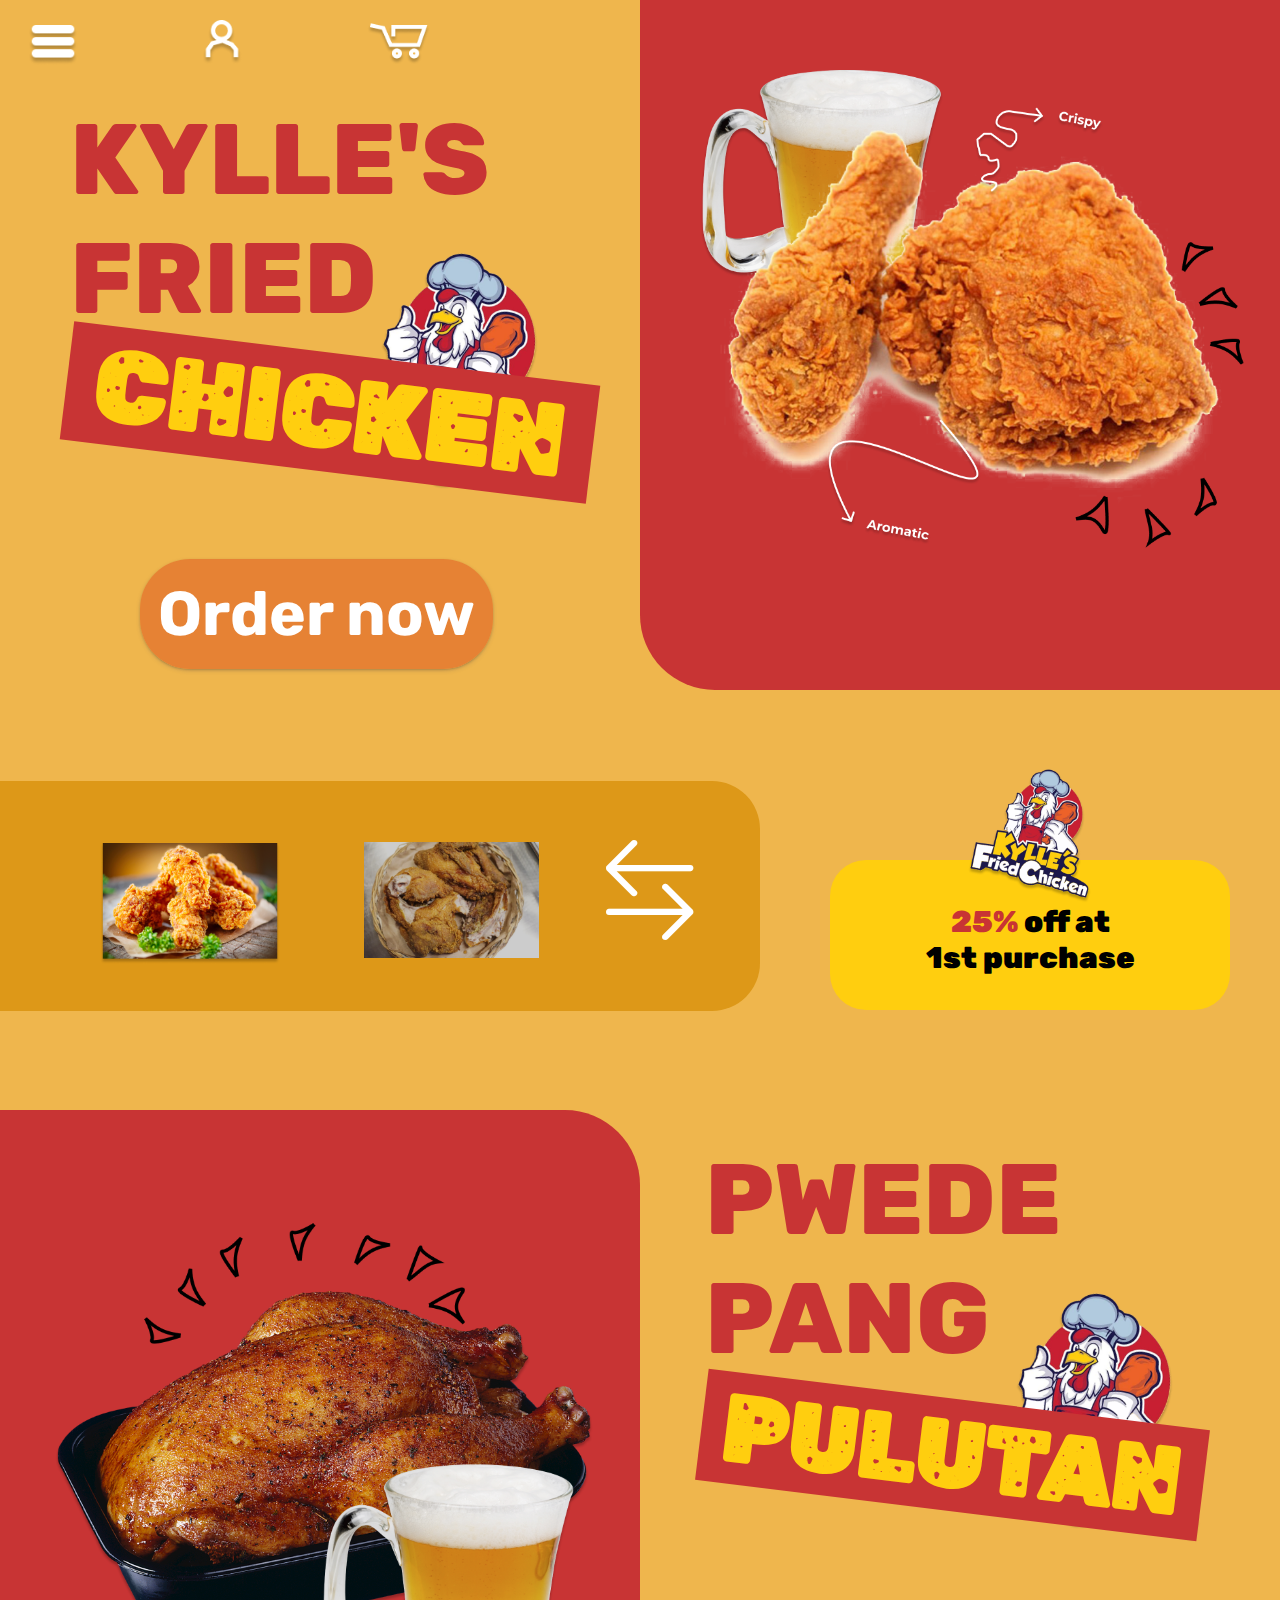
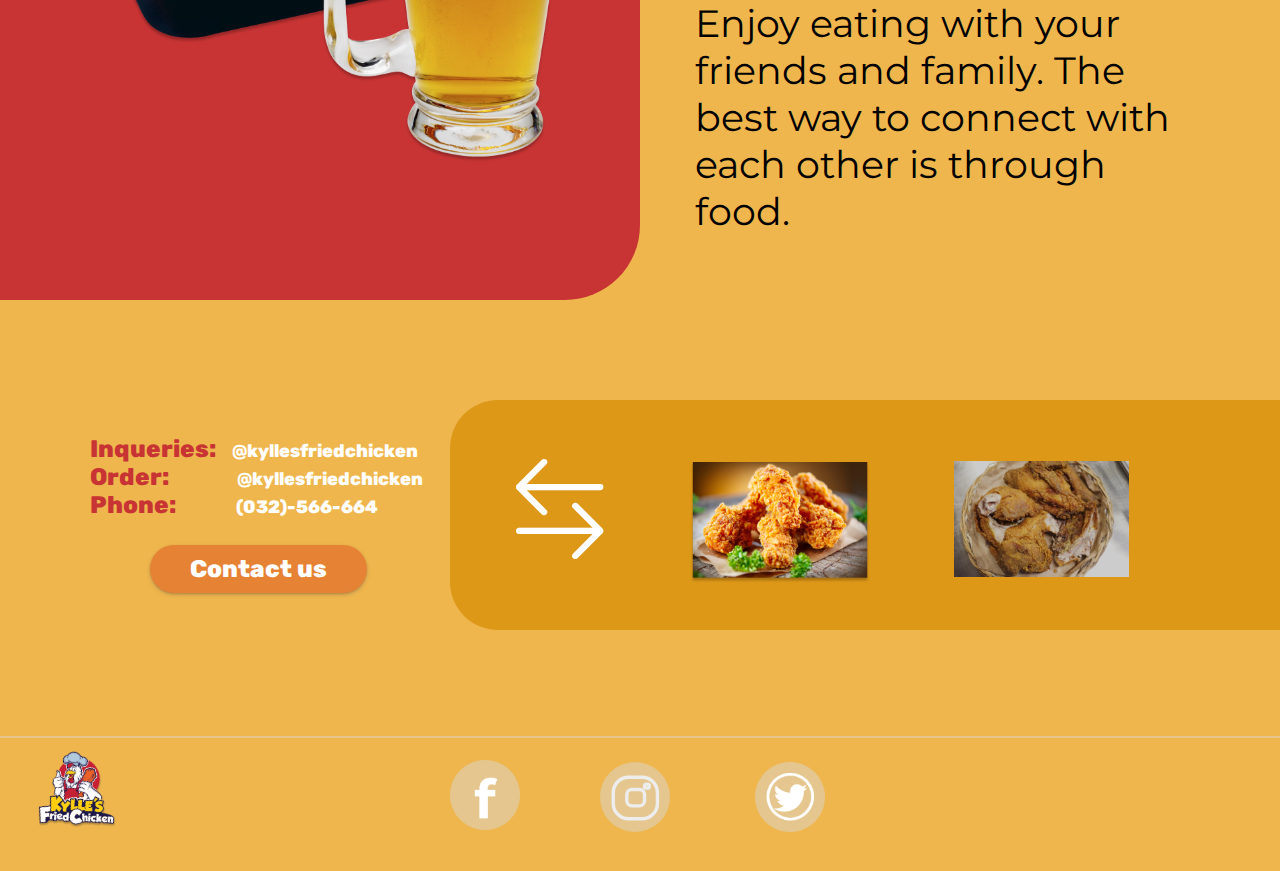
<file: index.html>
<!doctype html>
<html lang="en">
  <head>
    <meta charset="UTF-8" />
    <link rel="icon" type="image/svg+xml" href="/vite.svg" />
    <meta name="viewport" content="width=device-width, initial-scale=1.0" />
    <title>Homepage</title>
    <link rel="stylesheet" href="style.css">
    <link rel="stylesheet" href="https://cdn.jsdelivr.net/npm/bootstrap-icons@1.3.0/font/bootstrap-icons.css">
  </head>
  <body>

    <div class="kylle-with-logo">
    <h1 class="kylle-fried">KYLLE'S<br>FRIED</h1>
    <img src="./assets/Kylle_s-removebg-preview 2.png" alt="" class="hero-img1">
    
    <h1 class="chicken-txt">CHICKEN</h1>
  </div>

  <div class="chicken-nestea">
   <img src="./assets/Group 23.png" alt="">
  </div>

  <a class="order-now_btn" href="./orders.html">Order now</a>

  <div class="chicken-two">
   <img src="./assets/image 1.png" alt="" class="img-1">
   <img src="./assets/image 2.png" alt="" class="img-2">
   <i class="bi bi-arrow-left-right"></i>
  </div>

  <div class="discount-off">
   <img src="./assets/Kylle_s-removebg-preview 1.png" alt="">
   <p><span>25%</span> off at<br>1st purchase</p>
  </div>

  <div class="chicken-nestea-2">
   <img src="./assets/Group 24.png" alt="">
  </div>

  <div class="pulutan-fried">
   <h1 class="kylle-fried">PWEDE<br>PANG</h1>
   <img src="./assets/Kylle_s-removebg-preview 2.png" alt="" class="hero-img1">
   
   <h1 class="chicken-txt">PULUTAN</h1>
 </div>
 
   <p class="eating-connect">Enjoy eating with your<br>friends and family. The<br>best way to connect with<br>each other is through<br>food.</p>
 
   <div class="chicken-two-two">
     <i class="bi bi-arrow-left-right"></i>
     <img src="./assets/image 1.png" alt="" class="img-1">
     <img src="./assets/image 2.png" alt="" class="img-2">
   </div>

   <div class="contact-container">
     <pre><span>Inqueries:</span>    @kyllesfriedchicken</pre>
     <pre><span>Order:</span>                 @kyllesfriedchicken</pre>
     <pre><span>Phone:</span>               (032)-566-664</pre>

     <a href="#">Contact us</a>
   </div>

   <div class="footer">
     <img src="./assets/Kylle_s-removebg-preview 1.png" alt="" class="footer-logo">
     <img src="./assets/facebook.png" alt="" class="fb-icon">
     <img src="./assets/instagram.svg" alt="" class="ig-icon">
     <img src="./assets/Group 26.png" alt="" class="twitter-icon">
   </div>

 <div class="header-container">
   <img src="./assets/menu.png" alt="" class="menu-icon">
   <img src="./assets/account.png" alt="" class="user-icon">
   <img src="./assets/cart.png" alt="" class="cart-icon">
 </div>

  </body>
</html>
</file>
<file: style.css>
@import url('https://fonts.googleapis.com/css2?family=Montserrat:ital,wght@0,100..900;1,100..900&family=Rubik+Moonrocks&family=Rubik:ital,wght@0,300..900;1,300..900&display=swap');

* {
  margin: 0;
  padding: 0;
}

body {
  width: 100%;
  background-color: #efb64d;
}

.header-container {
  position: absolute;
  top: 0;
  left: 0;
  width: 100%;
  height: 77px;
}

.header-container img {
  position: relative;
  top: 20px;
  left: 28px;
  margin-right: 120px;
}

.menu-icon {
  width: 50px;
}

.user-icon {
  width: 40px;
}

.cart-icon {
  width: 65px;
}

.kylle-with-logo {
  position: relative; 
}

.kylle-fried {
  position: relative;
  top: 100px;
  left: 70px;
  font-size: 100px;
  font-family: 'Rubik';
  font-weight: 800;
  color: #c83434;
}

.hero-img1 {
  position: relative;
  top: -10px;
  left: 280px;
  width: 300px;
}

.chicken-txt {
  text-align: center;
  top: -235px;
  left: 65px;
  position: relative;
  width: 530px;
  font-family: 'Rubik Moonrocks';
  color: #ffce0f;
  background-color: #c83434;  
  font-size: 100px;
  rotate: 7deg;
}

.chicken-nestea {
  position: absolute;
  width: 50%;
  top: 0;
  right: 0;
  height: 690px;
  background-color: #c83434;
  border-bottom-left-radius: 75px;
}

.chicken-nestea img {
  position: relative;
  top: 70px;
  left: 60px;
  width: 85%;
}

.order-now_btn {
  text-decoration: none;
  padding: 18px;
  text-align: center;
  position: relative;
  top: -130px;
  left: 140px;
  font-size: 62px;
  font-family: 'Rubik';
  font-weight: 700;
  background-color: #e68234;
  color: white;
  border-radius: 50px;
  box-shadow: rgba(50, 50, 93, 0.25) 0px 2px 5px -1px, rgba(0, 0, 0, 0.3) 0px 1px 3px -1px;
}

.chicken-two {
  position: relative; 
  top: 0px;
  background-color: #dd9818;
  width: 760px;
  height: 230px;
  border-top-right-radius: 48px;
  border-bottom-right-radius: 48px;
}

.chicken-two img {
  position: relative;
  top: 62px;
  left: 100px;
  width: 180px;
  margin-right: 80px;
}

.chicken-two .img-2 {
  width: 175px;
  top: 56px;
  margin-right: 0;
}

.chicken-two i {
  position: absolute;
  font-size: 100px;
  top: 55px;
  right: 60px;
  color: white;
}

.discount-off {
  position: absolute;
  top: 860px;
  right: 50px;
  width: 400px;
  height: 150px;
  background-color: #ffce0f;
  text-align: center;
  border-radius: 36px;
}

.discount-off img {
  position: relative;
  top: -110px;
  left: 8px;
  width: 190px;
}

.discount-off p {
  position: relative;
  top: -150px;
  font-family: 'Rubik';
  font-weight: 900;
  font-size: 30px;
}

.discount-off p span {
  color: #c83434;
}

.chicken-nestea-2 {
  position: absolute;
  width: 50%;
  top: 1110px;
  left: 0;
  height: 790px;
  background-color: #c83434;
  border-top-right-radius: 75px;
  border-bottom-right-radius: 75px;
}

.chicken-nestea-2 img {
  position: relative;
  top: 50px;
  left: 55px;
  width: 84%;
}

.pulutan-fried {
  position: absolute;
  top: 1040px;
  right: 140px;
  font-size: 100px;
  font-family: 'Rubik';
  font-weight: 800;
  color: #c83434;
}

.pulutan-fried .hero-img1 {
  position: relative;
  top: -10px;
  left: 280px;
  width: 300px;
}

.pulutan-fried .chicken-txt {
  text-align: center;
  top: -250px;
  left: 65px;
  position: relative;
  width: 505px;
  font-family: 'Rubik Moonrocks';
  color: #ffce0f;
  background-color: #c83434;  
  font-size: 94px;
  rotate: 7deg;
}

.eating-connect {
  position: absolute;
  top: 1600px;
  right: 110px;
  font-family: 'Montserrat', sans-serif;
  font-size: 38px;
}

.chicken-two-two {
  position: absolute; 
  top: 2000px;
  right: -10px;
  background-color: #dd9818;
  width: 840px;
  height: 230px;
  border-top-left-radius: 48px;
  border-bottom-left-radius: 48px;
}

.chicken-two-two img {
  position: relative;
  top: 62px;
  left: 240px;
  width: 180px;
  margin-right: 80px;
}

.chicken-two-two .img-2 {
  width: 175px;
  top: 56px;
  margin-right: 0;
}

.chicken-two-two i {
  position: absolute;
  font-size: 100px;
  top: 55px;
  left: 60px;
  color: white;
}

.contact-container {
  position: absolute;
  top: 2035px;
  left: 90px;
}

.contact-container pre {
  color: white;
  list-style: none;
  font-family: 'Rubik';
  font-weight: 800;
  font-size: large;
}

.contact-container pre span {
  color: #c83434;
  font-size: x-large;
}

.contact-container a {
  position: absolute;
  top: 110px;
  left: 60px;
  text-decoration: none;
  font-family: 'Rubik';
  font-weight: 800; 
  background-color: #e68234;
  color: white;
  padding: 10px;
  padding-left: 40px;
  padding-right: 40px;
  text-align: center;
  border-radius: 24px;
  font-size: x-large;
  box-shadow: rgba(50, 50, 93, 0.25) 0px 2px 5px -1px, rgba(0, 0, 0, 0.3) 0px 1px 3px -1px;
}

.footer {
  position: relative;
  top: 1325px;
  border-top: 2px solid #e5c68f;
}

.footer .footer-logo {
  position: absolute;
  top: 2px;
  left: 18px;
  width: 118px;
  rotate: -14deg;
}

.footer .fb-icon {
  position: absolute;
  top: 22px;
  left: 450px;
  width: 70px;
}

.footer .twitter-icon {
  position: absolute;
  top: 24px;
  left: 755px;
  width: 70px;
}

.footer .ig-icon {
  position: absolute;
  top: 24px;
  left: 600px;
  width: 70px;
}
</file>
